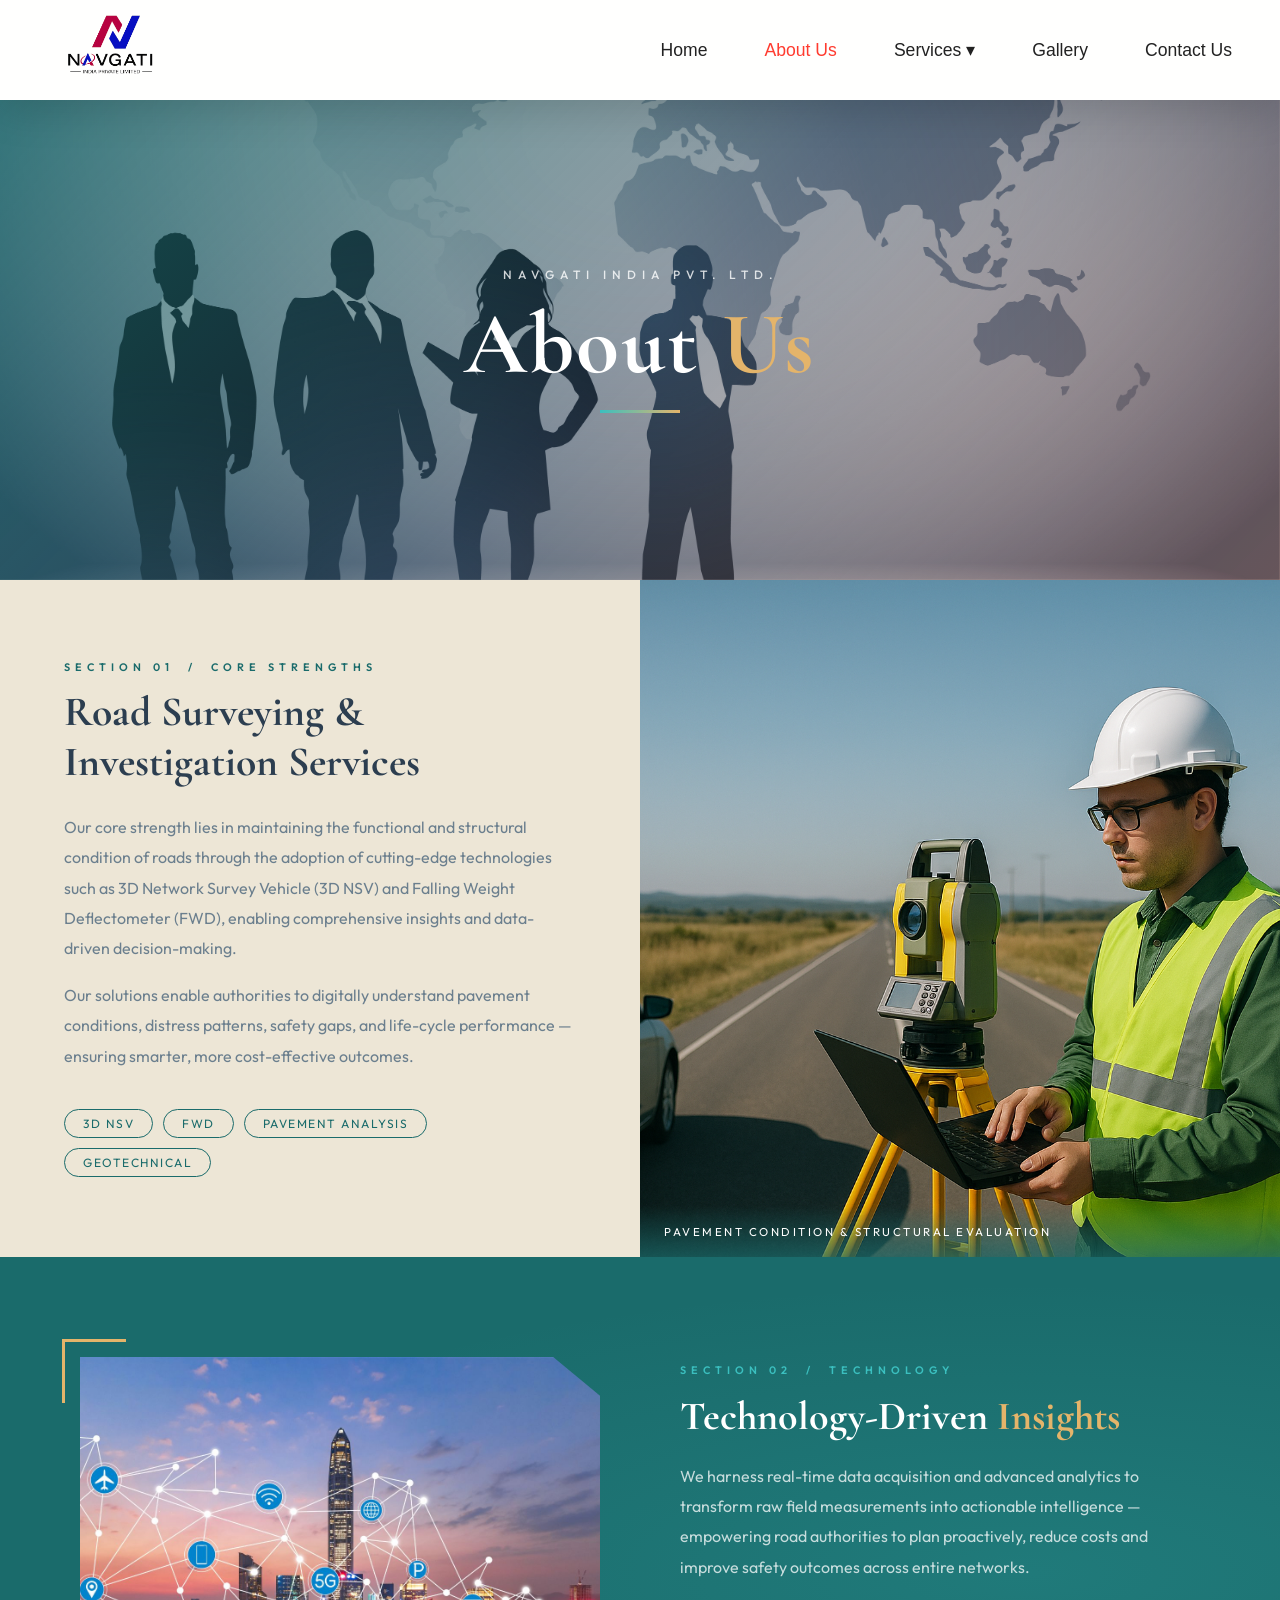
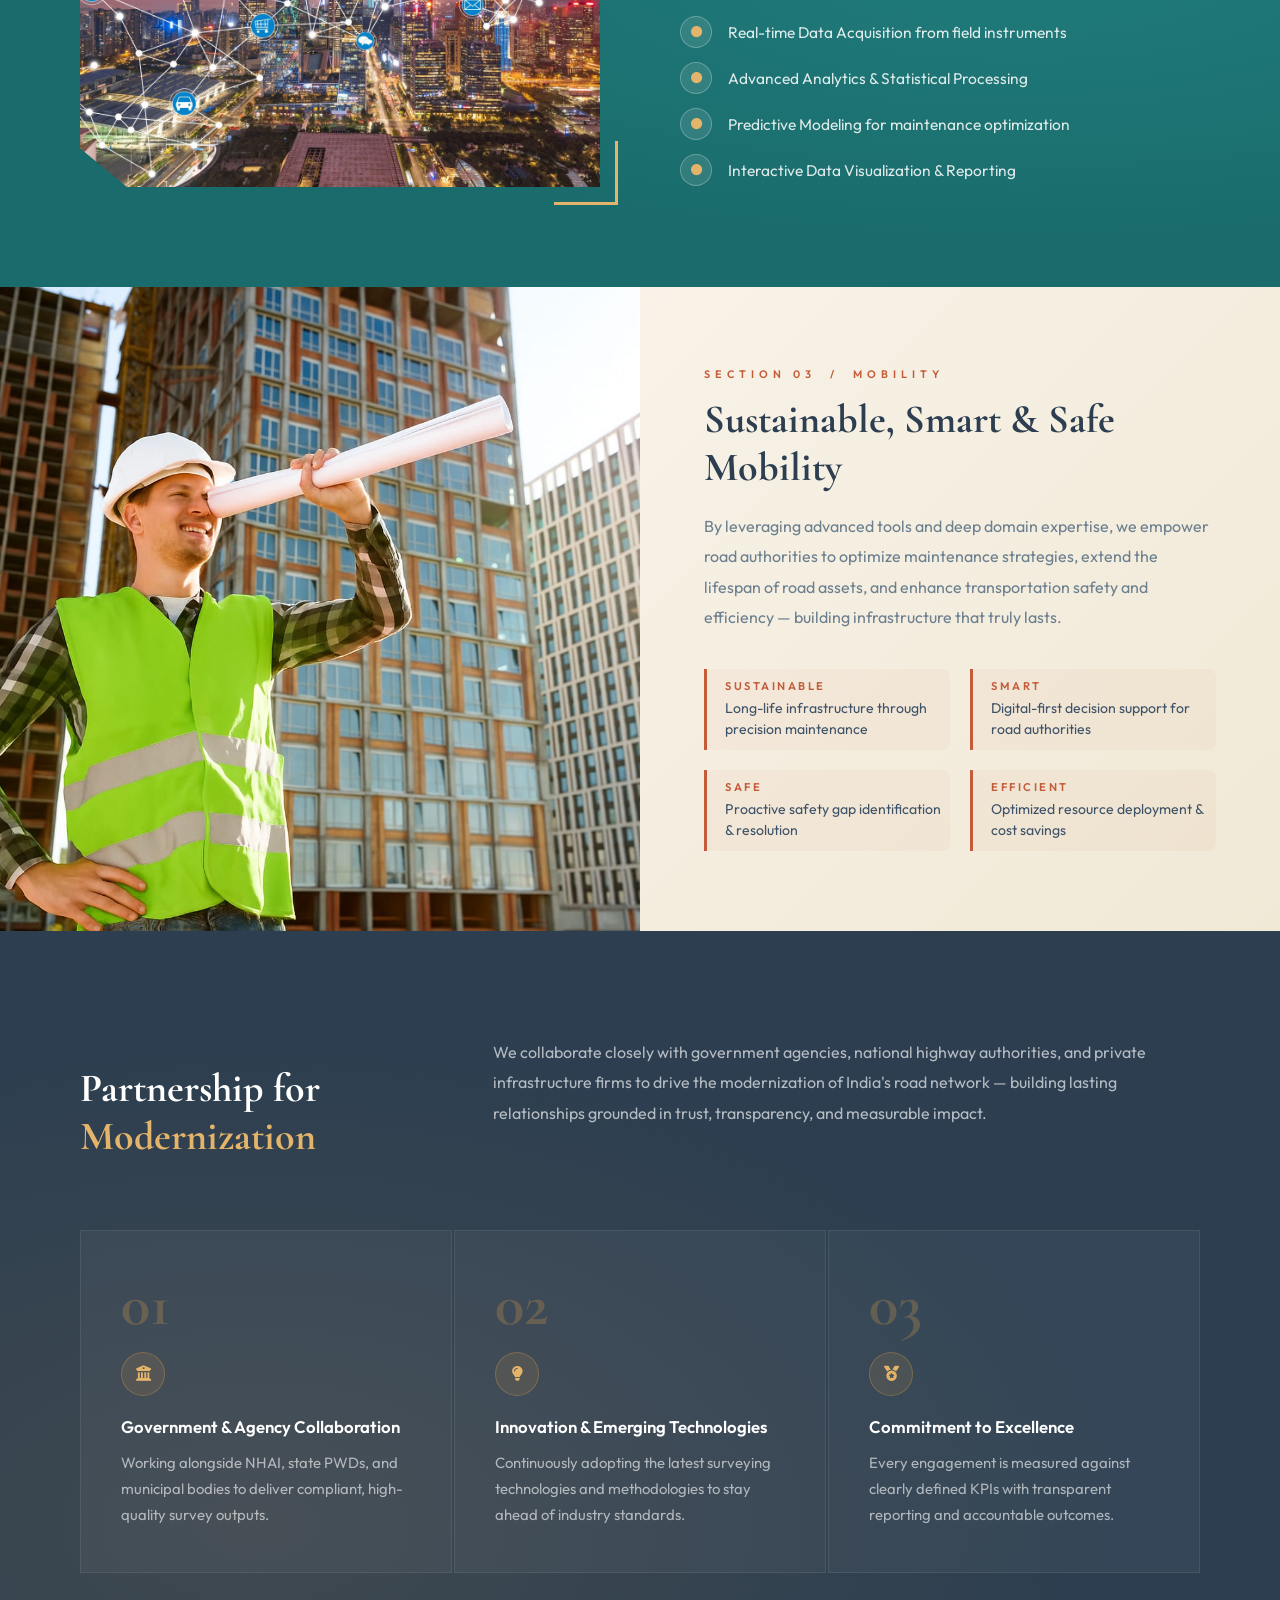
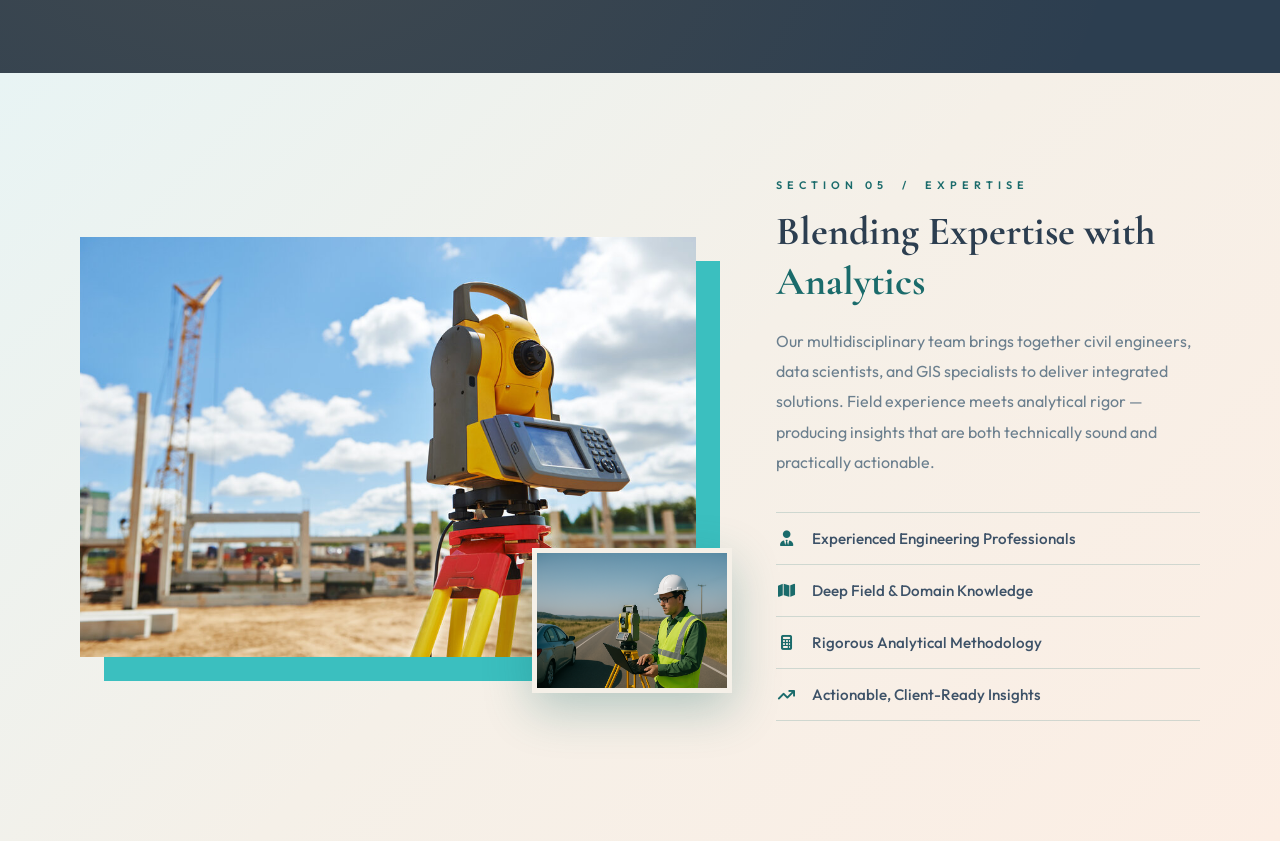
<file: about.html>
<!DOCTYPE html>
<html lang="en">
<head>
  <meta charset="UTF-8" />
  <meta name="viewport" content="width=device-width, initial-scale=1.0" />
  <title>About Us - Navgati India Pvt. Ltd.</title>
  <link rel="stylesheet" href="style.css">
  <link rel="stylesheet" href="https://cdnjs.cloudflare.com/ajax/libs/font-awesome/6.4.0/css/all.min.css">
  <link href="https://fonts.googleapis.com/css2?family=Cormorant+Garamond:wght@400;600;700&family=Outfit:wght@300;400;500;600&display=swap" rel="stylesheet">

  <style>
    :root {
      --cream:    #f5f0e8;
      --warm:     #ede6d6;
      --teal:     #1a6b6b;
      --teal-lt:  #2a9090;
      --teal-glow:#3bbfbf;
      --rust:     #c45c3a;
      --rust-lt:  #e07a55;
      --gold:     #c9954a;
      --gold-lt:  #e4b46a;
      --slate:    #2c3e50;
      --slate-lt: #3d5268;
      --fog:      #6b7f8e;
      --white:    #ffffff;
    }

    * { margin:0; padding:0; box-sizing:border-box; }

    html { scroll-behavior: smooth; }

    body {
      font-family: 'Outfit', sans-serif;
      background: var(--cream);
      color: var(--slate);
      overflow-x: hidden;
    }

    /* ─── SCROLL ANIMATION BASE ─── */
    .reveal {
      opacity: 0;
      transform: scale(1.08) translateY(30px);
      transition: opacity 0.85s cubic-bezier(0.22,1,0.36,1),
                  transform 0.85s cubic-bezier(0.22,1,0.36,1);
    }
    .reveal.from-left  { transform: scale(1.05) translateX(-60px); }
    .reveal.from-right { transform: scale(1.05) translateX(60px); }
    .reveal.zoom-out   { transform: scale(1.15); }
    .reveal.visible {
      opacity: 1;
      transform: scale(1) translate(0,0);
    }
    .reveal.d1 { transition-delay: 0.1s; }
    .reveal.d2 { transition-delay: 0.25s; }
    .reveal.d3 { transition-delay: 0.4s; }
    .reveal.d4 { transition-delay: 0.55s; }

    /* ─── LABEL ─── */
    .section-label {
      display: inline-block;
      font-size: 0.68rem;
      letter-spacing: 5px;
      text-transform: uppercase;
      font-weight: 600;
      margin-bottom: 14px;
    }
    .label-teal  { color: var(--teal); }
    .label-rust  { color: var(--rust); }
    .label-gold  { color: var(--gold); }
    .label-white { color: var(--teal-glow); }

    /* ═══════════════════════════════════
       HERO
    ═══════════════════════════════════ */
    .hero {
      position: relative;
      height: 480px;
      margin-top: 100px;
      overflow: hidden;
    }
    .hero-img {
      width: 100%; height: 100%;
      object-fit: cover;
      transform: scale(1.12);
      animation: heroZoomOut 1.6s cubic-bezier(0.22,1,0.36,1) forwards;
    }
    @keyframes heroZoomOut {
      from { transform: scale(1.12); }
      to   { transform: scale(1.0); }
    }
    .hero-overlay {
      position: absolute; inset: 0;
      background: linear-gradient(135deg,
        rgba(26,107,107,0.75) 0%,
        rgba(44,62,80,0.50) 50%,
        rgba(196,92,58,0.35) 100%);
      display: flex; flex-direction: column;
      justify-content: center; align-items: center; text-align: center;
    }
    .hero-eyebrow {
      font-size: 0.75rem; letter-spacing: 6px;
      text-transform: uppercase; color: rgba(255,255,255,0.8);
      margin-bottom: 18px; font-weight: 500;
      animation: fadeUp 1s 0.4s both;
    }
    .hero h1 {
      font-family: 'Cormorant Garamond', serif;
      font-size: 5.5rem; font-weight: 700;
      color: #fff; line-height: 1;
      animation: fadeUp 1s 0.6s both;
    }
    .hero h1 em { color: var(--gold-lt); font-style: normal; }
    .hero-rule {
      width: 0; height: 3px;
      background: linear-gradient(90deg, var(--teal-glow), var(--gold-lt));
      margin-top: 22px;
      animation: ruleExpand 0.9s 1.1s cubic-bezier(0.22,1,0.36,1) forwards;
    }
    @keyframes ruleExpand { to { width: 80px; } }
    @keyframes fadeUp {
      from { opacity:0; transform: translateY(24px); }
      to   { opacity:1; transform: translateY(0); }
    }

    /* ═══════════════════════════════════
       SECTION 1 — CORE STRENGTHS
       Warm cream bg, split layout
    ═══════════════════════════════════ */
    .s1 {
      display: grid;
      grid-template-columns: 1fr 1fr;
      min-height: 560px;
      background: var(--warm);
    }
    .s1-text {
      padding: 80px 64px;
      display: flex; flex-direction: column; justify-content: center;
      background: var(--warm);
    }
    .s1-text h2 {
      font-family: 'Cormorant Garamond', serif;
      font-size: 2.6rem; font-weight: 700;
      color: var(--slate); line-height: 1.2;
      margin-bottom: 24px;
    }
    .s1-text p {
      font-size: 1rem; line-height: 1.9;
      color: var(--fog); margin-bottom: 16px;
    }
    .tech-tags { display: flex; flex-wrap: wrap; gap: 10px; margin-top: 22px; }
    .tech-tag {
      border: 1.5px solid var(--teal);
      color: var(--teal);
      padding: 6px 18px; font-size: 0.75rem;
      letter-spacing: 1.5px; text-transform: uppercase;
      border-radius: 100px;
      transition: all 0.3s ease;
    }
    .tech-tag:hover {
      background: var(--teal);
      color: #fff;
    }
    .s1-image {
      position: relative; overflow: hidden;
    }
    .s1-image img {
      width: 100%; height: 100%; object-fit: cover;
      transition: transform 0.8s cubic-bezier(0.22,1,0.36,1);
    }
    .s1-image:hover img { transform: scale(1.06); }
    .s1-image-cap {
      position: absolute; bottom:0; left:0; right:0;
      padding: 18px 24px;
      background: linear-gradient(transparent, rgba(26,107,107,0.7));
      font-size: 0.72rem; letter-spacing: 2.5px;
      text-transform: uppercase; color: #fff;
    }

    /* ═══════════════════════════════════
       SECTION 2 — TECHNOLOGY
       Deep teal bg
    ═══════════════════════════════════ */
    .s2 {
      background: var(--teal);
      padding: 100px 0;
      position: relative;
      overflow: hidden;
    }
    .s2::before {
      content: "";
      position: absolute;
      inset: 0;
      background: radial-gradient(ellipse at 80% 50%, rgba(59,191,191,0.18) 0%, transparent 65%);
      pointer-events: none;
    }
    .s2-inner {
      max-width: 1280px; margin: 0 auto; padding: 0 80px;
      display: grid; grid-template-columns: 1fr 1fr;
      gap: 80px; align-items: center;
    }
    .s2-image-wrap { position: relative; }
    .s2-image-wrap img {
      width: 100%; height: 430px; object-fit: cover;
      display: block;
      clip-path: polygon(0 0, 91% 0, 100% 9%, 100% 100%, 9% 100%, 0 91%);
    }
    .corner-tl {
      position: absolute; top:-18px; left:-18px;
      width: 64px; height: 64px;
      border-top: 3px solid var(--gold-lt);
      border-left: 3px solid var(--gold-lt);
    }
    .corner-br {
      position: absolute; bottom:-18px; right:-18px;
      width: 64px; height: 64px;
      border-bottom: 3px solid var(--gold-lt);
      border-right: 3px solid var(--gold-lt);
    }
    .s2-content h2 {
      font-family: 'Cormorant Garamond', serif;
      font-size: 2.5rem; font-weight: 700;
      color: #fff; margin-bottom: 20px; line-height: 1.25;
    }
    .s2-content h2 em { color: var(--gold-lt); font-style: normal; }
    .s2-content p {
      font-size: 1rem; color: rgba(255,255,255,0.75);
      line-height: 1.9; margin-bottom: 34px;
    }
    .feat-list { list-style: none; display: flex; flex-direction: column; gap: 14px; }
    .feat-list li {
      display: flex; align-items: center; gap: 16px;
      font-size: 0.97rem; color: rgba(255,255,255,0.85);
    }
    .feat-dot {
      width: 32px; height: 32px; flex-shrink: 0;
      background: rgba(255,255,255,0.1);
      border: 1px solid rgba(255,255,255,0.25);
      border-radius: 50%;
      display: flex; align-items: center; justify-content: center;
    }
    .feat-dot i { color: var(--gold-lt); font-size: 0.7rem; }

    /* ═══════════════════════════════════
       SECTION 3 — MOBILITY
       Warm rust-tinted bg, side image
    ═══════════════════════════════════ */
    .s3 {
      display: grid;
      grid-template-columns: 1fr 1fr;
      min-height: 520px;
      background: var(--cream);
    }
    .s3-img { overflow: hidden; }
    .s3-img img {
      width: 100%; height: 100%; object-fit: cover;
      transition: transform 0.8s cubic-bezier(0.22,1,0.36,1);
    }
    .s3-img:hover img { transform: scale(1.05); }
    .s3-content {
      padding: 80px 64px;
      display: flex; flex-direction: column; justify-content: center;
      background: linear-gradient(135deg, #f8f2e8 0%, #f0e9d6 100%);
    }
    .s3-content h2 {
      font-family: 'Cormorant Garamond', serif;
      font-size: 2.5rem; font-weight: 700;
      color: var(--slate); line-height: 1.2;
      margin-bottom: 20px;
    }
    .s3-content p { font-size: 1rem; color: var(--fog); line-height: 1.9; margin-bottom: 36px; }
    .mob-stats { display: grid; grid-template-columns: 1fr 1fr; gap: 20px; }
    .stat-box {
      border-left: 3px solid var(--rust);
      padding: 10px 0 10px 18px;
      background: rgba(196,92,58,0.05);
      border-radius: 0 8px 8px 0;
    }
    .stat-title {
      font-size: 0.7rem; letter-spacing: 2.5px;
      text-transform: uppercase; color: var(--rust);
      margin-bottom: 5px; font-weight: 600;
    }
    .stat-desc { font-size: 0.88rem; color: var(--slate-lt); line-height: 1.5; }

    /* ═══════════════════════════════════
       SECTION 4 — PARTNERSHIP
       Slate bg, clearly visible items
    ═══════════════════════════════════ */
    .s4 {
      background: var(--slate);
      padding: 100px 0;
      position: relative;
      overflow: hidden;
    }
    .s4::before {
      content: "";
      position: absolute; inset: 0;
      background: radial-gradient(ellipse at 20% 80%, rgba(201,149,74,0.12) 0%, transparent 60%);
      pointer-events: none;
    }
    .s4-inner { max-width: 1280px; margin: 0 auto; padding: 0 80px; }
    .s4-header {
      display: grid; grid-template-columns: 1fr 2fr;
      gap: 60px; align-items: start; margin-bottom: 70px;
    }
    .s4-header h2 {
      font-family: 'Cormorant Garamond', serif;
      font-size: 2.5rem; font-weight: 700;
      color: #fff; line-height: 1.2;
    }
    .s4-header h2 em { color: var(--gold-lt); font-style: normal; }
    .s4-header p { font-size: 1rem; color: rgba(255,255,255,0.65); line-height: 1.9; padding-top: 6px; }
    .ps-grid {
      display: grid; grid-template-columns: repeat(3, 1fr);
      gap: 2px;
    }
    .ps-item {
      padding: 44px 40px;
      background: rgba(255,255,255,0.04);
      border: 1px solid rgba(255,255,255,0.08);
      transition: background 0.4s ease, border-color 0.4s ease, transform 0.4s ease;
    }
    .ps-item:hover {
      background: rgba(201,149,74,0.1);
      border-color: rgba(201,149,74,0.3);
      transform: translateY(-6px);
    }
    .ps-num {
      font-family: 'Cormorant Garamond', serif;
      font-size: 3.8rem; font-weight: 700;
      color: rgba(201,149,74,0.3);
      line-height: 1; margin-bottom: 16px;
    }
    .ps-icon {
      width: 44px; height: 44px;
      background: rgba(201,149,74,0.15);
      border: 1px solid rgba(201,149,74,0.35);
      border-radius: 50%;
      display: flex; align-items: center; justify-content: center;
      margin-bottom: 20px;
    }
    .ps-icon i { color: var(--gold-lt); font-size: 0.95rem; }
    .ps-item h3 {
      font-size: 1.05rem; font-weight: 600;
      color: #ffffff; margin-bottom: 12px; line-height: 1.3;
    }
    .ps-item p {
      font-size: 0.93rem; color: rgba(255,255,255,0.60); line-height: 1.75;
    }

    /* ═══════════════════════════════════
       SECTION 5 — ANALYTICS
       Teal-warm gradient bg
    ═══════════════════════════════════ */
    .s5 {
      background: linear-gradient(135deg, #e8f4f4 0%, #f5f0e8 50%, #fceee4 100%);
      padding: 100px 0 120px;
    }
    .s5-inner {
      max-width: 1280px; margin: 0 auto; padding: 0 80px;
      display: grid; grid-template-columns: 55% 1fr;
      gap: 80px; align-items: center;
    }
    .an-image-group { position: relative; }
    .an-img-main {
      width: 100%; height: 420px; object-fit: cover;
      display: block;
      box-shadow: 24px 24px 0px var(--teal-glow);
    }
    .an-img-inset {
      position: absolute; bottom: -36px; right: -36px;
      width: 200px; height: 145px; object-fit: cover;
      border: 5px solid var(--cream);
      box-shadow: 0 16px 48px rgba(26,107,107,0.3);
    }
    .an-content h2 {
      font-family: 'Cormorant Garamond', serif;
      font-size: 2.5rem; font-weight: 700;
      color: var(--slate); margin-bottom: 20px; line-height: 1.25;
    }
    .an-content h2 em { color: var(--teal); font-style: normal; }
    .an-content p { font-size: 1rem; color: var(--fog); line-height: 1.9; margin-bottom: 34px; }
    .an-pillars { display: flex; flex-direction: column; }
    .an-pillar {
      padding: 16px 0; border-bottom: 1px solid rgba(26,107,107,0.18);
      display: flex; align-items: center; gap: 16px;
      font-size: 0.95rem; color: var(--slate-lt); font-weight: 500;
      transition: color 0.3s, padding-left 0.3s;
    }
    .an-pillar:first-child { border-top: 1px solid rgba(26,107,107,0.18); }
    .an-pillar:hover { color: var(--teal); padding-left: 8px; }
    .an-pillar i { color: var(--teal); width: 20px; text-align: center; flex-shrink: 0; }

    /* ─── RESPONSIVE ─── */
    @media (max-width: 1024px) {
      .s1, .s2-inner, .s3, .s5-inner { grid-template-columns: 1fr; }
      .s4-header { grid-template-columns: 1fr; }
      .ps-grid { grid-template-columns: 1fr; }
      .s2-inner, .s4-inner, .s5-inner { padding: 0 28px; }
      .s1-text, .s3-content { padding: 52px 28px; }
      .s2 { padding: 60px 0; }
      .s3-img { min-height: 320px; }
      .an-img-inset { display: none; }
      .hero h1 { font-size: 3.2rem; }
    }
  </style>
</head>
<body>

  <!-- ═══ NAVBAR (unchanged) ═══ -->
  <header class="navbar">
    <div class="nav-container">
      <div class="logo"><img src="navgatilogo.png" alt="NAVGATI Logo" /></div>
      <ul class="nav-menu">
        <li><a href="index.html">Home</a></li>
        <li><a href="about.html" class="active">About Us</a></li>
        <li class="dropdown">
          <a href="#">Services ▾</a>
          <ul class="dropdown-menu">
            <li><a href="engineering.html" class="dropdown-item">Engineering Services</a></li>
            <li><a href="softwaredevelopments.html" class="dropdown-item">Software Services</a></li>
          </ul>
        </li>
        <li><a href="gallery.html">Gallery</a></li>
        <li><a href="contact.html">Contact Us</a></li>
      </ul>
    </div>
  </header>

  <!-- ═══ HERO — zoom-out animation, full image ═══ -->
  <section class="hero">
    <img class="hero-img" src="aboutbanner.png" alt="About Us" />
    <div class="hero-overlay">
      <p class="hero-eyebrow">Navgati India Pvt. Ltd.</p>
      <h1>About <em>Us</em></h1>
      <div class="hero-rule"></div>
    </div>
  </section>

  <!-- ═══ SECTION 1 — CORE STRENGTHS (cream/warm) ═══ -->
  <section class="s1">
    <div class="s1-text">
      <span class="section-label label-teal reveal from-left">Section 01 &nbsp;/&nbsp; Core Strengths</span>
      <h2 class="reveal from-left d1">Road Surveying &amp; Investigation Services</h2>
      <p class="reveal from-left d2">
        Our core strength lies in maintaining the functional and structural condition of roads through
        the adoption of cutting-edge technologies such as 3D Network Survey Vehicle (3D NSV) and
        Falling Weight Deflectometer (FWD), enabling comprehensive insights and data-driven decision-making.
      </p>
      <p class="reveal from-left d3">
        Our solutions enable authorities to digitally understand pavement conditions, distress patterns,
        safety gaps, and life-cycle performance — ensuring smarter, more cost-effective outcomes.
      </p>
      <div class="tech-tags reveal from-left d4">
        <span class="tech-tag">3D NSV</span>
        <span class="tech-tag">FWD</span>
        <span class="tech-tag">Pavement Analysis</span>
        <span class="tech-tag">Geotechnical</span>
      </div>
    </div>
    <div class="s1-image reveal zoom-out">
      <img src="competencies.jpg" alt="Road Surveying" />
      <div class="s1-image-cap">Pavement Condition &amp; Structural Evaluation</div>
    </div>
  </section>

  <!-- ═══ SECTION 2 — TECHNOLOGY (deep teal) ═══ -->
  <section class="s2">
    <div class="s2-inner">
      <div class="s2-image-wrap reveal from-left">
        <img src="technology.jpg" alt="Technology" />
        <div class="corner-tl"></div>
        <div class="corner-br"></div>
      </div>
      <div class="s2-content">
        <span class="section-label label-white reveal d1">Section 02 &nbsp;/&nbsp; Technology</span>
        <h2 class="reveal d2">Technology&#8209;Driven <em>Insights</em></h2>
        <p class="reveal d3">
          We harness real-time data acquisition and advanced analytics to transform raw field
          measurements into actionable intelligence — empowering road authorities to plan proactively,
          reduce costs and improve safety outcomes across entire networks.
        </p>
        <ul class="feat-list">
          <li class="reveal d1"><span class="feat-dot"><i class="fas fa-circle"></i></span>Real-time Data Acquisition from field instruments</li>
          <li class="reveal d2"><span class="feat-dot"><i class="fas fa-circle"></i></span>Advanced Analytics &amp; Statistical Processing</li>
          <li class="reveal d3"><span class="feat-dot"><i class="fas fa-circle"></i></span>Predictive Modeling for maintenance optimization</li>
          <li class="reveal d4"><span class="feat-dot"><i class="fas fa-circle"></i></span>Interactive Data Visualization &amp; Reporting</li>
        </ul>
      </div>
    </div>
  </section>

  <!-- ═══ SECTION 3 — MOBILITY (warm cream, image left) ═══ -->
  <section class="s3">
    <div class="s3-img reveal zoom-out">
      <img src="mobility.jpg" alt="Smart Mobility" />
    </div>
    <div class="s3-content">
      <span class="section-label label-rust reveal from-right">Section 03 &nbsp;/&nbsp; Mobility</span>
      <h2 class="reveal from-right d1">Sustainable, Smart &amp; Safe Mobility</h2>
      <p class="reveal from-right d2">
        By leveraging advanced tools and deep domain expertise, we empower road authorities to optimize
        maintenance strategies, extend the lifespan of road assets, and enhance transportation safety
        and efficiency — building infrastructure that truly lasts.
      </p>
      <div class="mob-stats">
        <div class="stat-box reveal from-right d1">
          <div class="stat-title">Sustainable</div>
          <div class="stat-desc">Long-life infrastructure through precision maintenance</div>
        </div>
        <div class="stat-box reveal from-right d2">
          <div class="stat-title">Smart</div>
          <div class="stat-desc">Digital-first decision support for road authorities</div>
        </div>
        <div class="stat-box reveal from-right d3">
          <div class="stat-title">Safe</div>
          <div class="stat-desc">Proactive safety gap identification &amp; resolution</div>
        </div>
        <div class="stat-box reveal from-right d4">
          <div class="stat-title">Efficient</div>
          <div class="stat-desc">Optimized resource deployment &amp; cost savings</div>
        </div>
      </div>
    </div>
  </section>

  <!-- ═══ SECTION 4 — PARTNERSHIP (slate, all visible) ═══ -->
  <section class="s4">
    <div class="s4-inner">
      <div class="s4-header">
        <div>
          <span class="section-label label-gold reveal">Section 04 &nbsp;/&nbsp; Partnership</span>
          <h2 class="reveal d1">Partnership for <em>Modernization</em></h2>
        </div>
        <p class="reveal d2">
          We collaborate closely with government agencies, national highway authorities, and private
          infrastructure firms to drive the modernization of India's road network — building lasting
          relationships grounded in trust, transparency, and measurable impact.
        </p>
      </div>
      <div class="ps-grid">
        <div class="ps-item reveal d1">
          <div class="ps-num">01</div>
          <div class="ps-icon"><i class="fas fa-building-columns"></i></div>
          <h3>Government &amp; Agency Collaboration</h3>
          <p>Working alongside NHAI, state PWDs, and municipal bodies to deliver compliant, high-quality survey outputs.</p>
        </div>
        <div class="ps-item reveal d2">
          <div class="ps-num">02</div>
          <div class="ps-icon"><i class="fas fa-lightbulb"></i></div>
          <h3>Innovation &amp; Emerging Technologies</h3>
          <p>Continuously adopting the latest surveying technologies and methodologies to stay ahead of industry standards.</p>
        </div>
        <div class="ps-item reveal d3">
          <div class="ps-num">03</div>
          <div class="ps-icon"><i class="fas fa-medal"></i></div>
          <h3>Commitment to Excellence</h3>
          <p>Every engagement is measured against clearly defined KPIs with transparent reporting and accountable outcomes.</p>
        </div>
      </div>
    </div>
  </section>

  <!-- ═══ SECTION 5 — ANALYTICS (teal-warm gradient) ═══ -->
  <section class="s5">
    <div class="s5-inner">
      <div class="an-image-group reveal from-left">
        <img class="an-img-main" src="analytics.jpg" alt="Analytics" />
        <img class="an-img-inset" src="competencies.jpg" alt="Field Work" />
      </div>
      <div class="an-content">
        <span class="section-label label-teal reveal d1">Section 05 &nbsp;/&nbsp; Expertise</span>
        <h2 class="reveal d2">Blending Expertise with <em>Analytics</em></h2>
        <p class="reveal d3">
          Our multidisciplinary team brings together civil engineers, data scientists, and GIS specialists
          to deliver integrated solutions. Field experience meets analytical rigor — producing insights
          that are both technically sound and practically actionable.
        </p>
        <div class="an-pillars">
          <div class="an-pillar reveal d1"><i class="fas fa-user-tie"></i>Experienced Engineering Professionals</div>
          <div class="an-pillar reveal d2"><i class="fas fa-map"></i>Deep Field &amp; Domain Knowledge</div>
          <div class="an-pillar reveal d3"><i class="fas fa-calculator"></i>Rigorous Analytical Methodology</div>
          <div class="an-pillar reveal d4"><i class="fas fa-arrow-trend-up"></i>Actionable, Client-Ready Insights</div>
        </div>
      </div>
    </div>
  </section>

  <!-- ═══ SCROLL REVEAL SCRIPT ═══ -->
  <script>
    const observer = new IntersectionObserver((entries) => {
      entries.forEach(entry => {
        if (entry.isIntersecting) {
          entry.target.classList.add('visible');
        }
      });
    }, { threshold: 0.12, rootMargin: '0px 0px -40px 0px' });

    document.querySelectorAll('.reveal').forEach(el => observer.observe(el));
  </script>
</body>
</html>
</file>
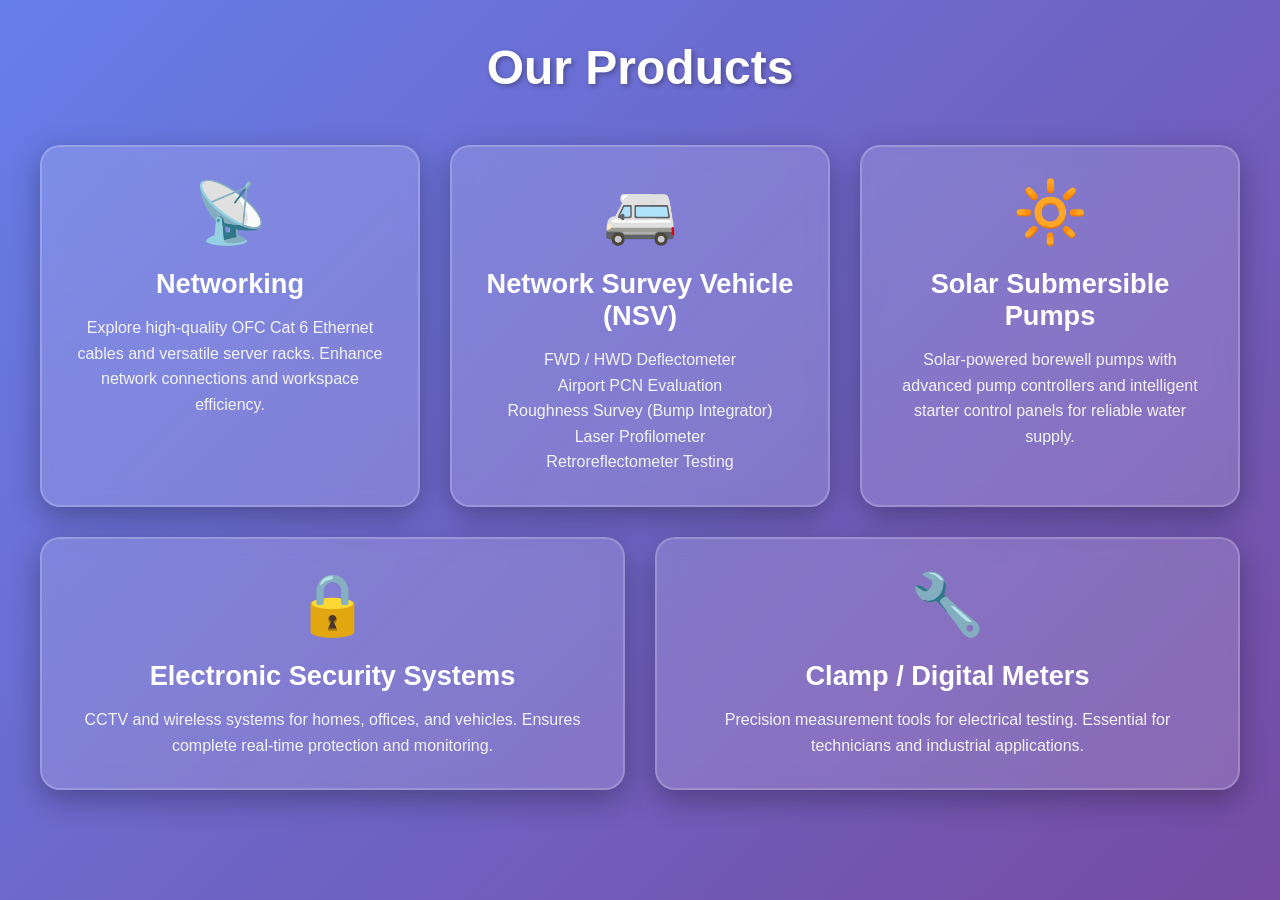
<file: products.html>
<!DOCTYPE html>
<html lang="en">
<head>
    <meta charset="UTF-8">
    <meta name="viewport" content="width=device-width, initial-scale=1.0">
    <title>Products - NAVGATI</title>

    <style>
        * {
            margin: 0;
            padding: 0;
            box-sizing: border-box;
        }

        body {
            font-family: 'Segoe UI', Tahoma, Geneva, Verdana, sans-serif;
            background: linear-gradient(135deg, #667eea 0%, #764ba2 100%);
            min-height: 100vh;
            padding: 40px;
        }

        h1 {
            text-align: center;
            color: white;
            font-size: 3rem;
            margin-bottom: 50px;
            text-shadow: 2px 2px 5px rgba(0,0,0,0.3);
        }

        .products-container {
            display: grid;
            grid-template-columns: repeat(3, 1fr);
            gap: 30px;
            max-width: 1300px;
            margin: auto;
        }

        .product-card {
            background: rgba(255,255,255,0.15);
            border-radius: 20px;
            padding: 30px;
            backdrop-filter: blur(10px);
            border: 2px solid rgba(255,255,255,0.2);
            box-shadow: 0 10px 30px rgba(0,0,0,0.3);
            transition: all 0.4s ease;
            text-align: center;
        }

        .product-card:hover {
            transform: translateY(-10px);
            background: rgba(255,255,255,0.25);
            box-shadow: 0 15px 40px rgba(0,0,0,0.45);
        }

        .product-card .icon {
            font-size: 60px;
            margin-bottom: 20px;
        }

        .product-title {
            color: white;
            font-size: 1.7rem;
            margin-bottom: 15px;
            font-weight: bold;
        }

        .product-desc {
            color: #f3f3f3;
            font-size: 1rem;
            line-height: 1.6;
        }

        /* Second row (2 cards only) */
        .row-two {
            grid-column: span 3;
            display: grid;
            grid-template-columns: repeat(2, 1fr);
            gap: 30px;
        }

        /* Responsive */
        @media (max-width: 900px) {
            .products-container {
                grid-template-columns: repeat(1, 1fr);
            }
            .row-two {
                grid-template-columns: 1fr;
            }
        }
    </style>
</head>

<body>

    <h1>Our Products</h1>

    <div class="products-container">

        <!-- CARD 1 -->
        <div class="product-card">
            <div class="icon">📡</div>
            <div class="product-title">Networking</div>
            <div class="product-desc">
                Explore high-quality OFC Cat 6 Ethernet cables and versatile server racks.
                Enhance network connections and workspace efficiency.
            </div>
        </div>

        <!-- CARD 2 -->
        <div class="product-card">
            <div class="icon">🚐</div>
            <div class="product-title">Network Survey Vehicle (NSV)</div>
            <div class="product-desc">
                FWD / HWD Deflectometer<br>
                Airport PCN Evaluation<br>
                Roughness Survey (Bump Integrator)<br>
                Laser Profilometer<br>
                Retroreflectometer Testing
            </div>
        </div>

        <!-- CARD 3 -->
        <div class="product-card">
            <div class="icon">🔆</div>
            <div class="product-title">Solar Submersible Pumps</div>
            <div class="product-desc">
                Solar-powered borewell pumps with advanced pump controllers and
                intelligent starter control panels for reliable water supply.
            </div>
        </div>

        <!-- SECOND ROW STARTS -->
        <div class="row-two">

            <!-- CARD 4 -->
            <div class="product-card">
                <div class="icon">🔒</div>
                <div class="product-title">Electronic Security Systems</div>
                <div class="product-desc">
                    CCTV and wireless systems for homes, offices, and vehicles.
                    Ensures complete real-time protection and monitoring.
                </div>
            </div>

            <!-- CARD 5 -->
            <div class="product-card">
                <div class="icon">🔧</div>
                <div class="product-title">Clamp / Digital Meters</div>
                <div class="product-desc">
                    Precision measurement tools for electrical testing.
                    Essential for technicians and industrial applications.
                </div>
            </div>

        </div>
    </div>

</body>
</html>
</file>
<file: style.css>
/* Reset */
* {
    margin: 0;
    padding: 0;
    box-sizing: border-box;
}

html,body {
    font-family: 'Segoe UI', Tahoma, Geneva, Verdana, sans-serif;
  
}

/* --- NAVIGATION BAR FIX --- */
.navbar {
  position: fixed;
  top: 0;
  left: 0;
  right: 0;
  z-index: 1000;
}

.nav-container {
  background: #e20e0e; /* solid white */
  box-shadow: 0 2px 6px rgba(0, 0, 0, 0.1);
  display: flex;
  justify-content: space-between;
  align-items: center;
  padding-right: 2rem;
}

/* Logo size */
.logo img {
  height: 7rem;
  width: auto;
}

/* --- DROPDOWN MENU FIX --- */
.dropdown {
  position: relative;
}

.dropdown-menu {
  display: none;
  position: absolute;
  top: 100%;
  left: 0;
  background-color: #ffffff; /* solid white background */
  list-style: none;
  margin: 0;
  padding: 8px 0;
  border-radius: 8px;
  box-shadow: 0 4px 12px rgba(0, 0, 0, 0.15);
  z-index: 2000;
  opacity: 1;
  transition: none; /* no fading */
}

.dropdown-menu li {
  width: 220px;
  text-align: left;
}

/* Each item looks like a button */
.dropdown-item {
  display: block;
  padding: 10px 20px;
  color: #333;
  background-color: #fff;
  text-decoration: none;
  font-weight: 500;
  border: none;
  cursor: pointer;
  border-radius: 6px;
  transition: background 0.2s, color 0.2s;
}

.dropdown-item:hover {
  background-color: #0078d4;
  color: #fff;
}

/* Show dropdown instantly on hover */
.dropdown:hover .dropdown-menu {
  display: block;
}

/* --- Optional: Keep background slider below nav --- */
.img-slider {
  margin-top: 100px;
  position: relative;
  z-index: 1;
}

.nav-container {
    background: rgba(255,255,255,0.95);
    backdrop-filter: blur(10px);

    /* padding: 1rem 1.5rem; */
    /* border-radius: 50px; */
    box-shadow: 0 10px 40px rgba(0, 0, 0, 0.15);
    display: flex;
    justify-content: space-between;
    align-items: center;
    padding-right: 2rem;
    /* gap: 1rem; */
}

.logo img {
    height: 7rem;
    width: auto;
}

/* Nav Menu */
.nav-menu {
    display: flex;
    list-style: none;
    gap: 2rem;
    align-items: center;
}

.nav-link {
    text-decoration: none;
    color: #333;
    font-size: 1.1rem;
    font-weight: 500;
    position: relative;
    padding: 0.5rem 0;
}

.nav-link:hover,
.nav-link.active {
    color: #667eea;
}

.nav-link::after {
    content: '';
    position: absolute;
    width: 0;
    height: 3px;
    bottom: 0;
    left: 0;
    background: #667eea;
    transition: .3s;
}

.nav-link:hover::after,
.nav-link.active::after {
    width: 100%;
}

/* Mobile Hamburger */
.hamburger {
    display: none;
    flex-direction: column;
    gap: 5px;
    cursor: pointer;
}
.hamburger span {
    width: 30px;
    height: 3px;
    background: #333;
    border-radius: 3px;
}

/* Image Slider Section */
.img-slider {
    width: 100%;
    height: 100vh;
    position: relative;
    overflow: hidden;
    margin-top: 120px;
}

.slide-img {
    position: absolute;
    width: 100%;
    height: 100%;
    background-size: cover;
    background-position: center;
    opacity: 0;
    animation: sliderFade 20s infinite;
    object-fit: cover;
}
.slide-text{
    position:absolute;
    top:50%;
    left:50%;
    transform: translate(-50%,-50%);
    color:white;
    text-align: center;
    padding:20px;
    border-radius: 10px;
}
.slide-text h2{
    font-size: 5rem;
    font-weight: bold;
    /* -webkit-box-reflect: below 5px linear-gradient(transparent,rgba(255,255,255,0.2)); */
    margin:0;
}
.slide-text p{
    font-size: 1rem;
}

.slide-img:nth-child(1) { animation-delay: 0s; }
.slide-img:nth-child(2) { animation-delay: 5s; }
.slide-img:nth-child(3) { animation-delay: 10s; }
.slide-img:nth-child(4) { animation-delay: 15s; }

@keyframes sliderFade {
    0% { opacity: 0; transform: scale(1); }
    10% { opacity: 1; }
    25% { opacity: 1; transform: scale(1.1); }
    35% { opacity: 0; }
    100% { opacity: 0; }
}

/* Hero Content */
.content {
    text-align: center;
    margin-top: 3rem;
    color: #333;
}

.content h1 {
    font-size: 4rem;
    animation: fadeInUp 1s ease;
}

.content p {
    font-size: 1.5rem;
    animation: fadeInUp 1s ease .2s backwards;
}

@keyframes fadeInUp {
    from {opacity: 0; transform: translateY(30px);}
    to {opacity: 1; transform: translateY(0);}
}

/* Responsive */
@media (max-width: 768px) {
    .hamburger{ display: flex; }

    .nav-menu {
        position: fixed;
        top: 0; right: -100%;
        width: 70%;
        height: 100vh;
        flex-direction: column;
        gap: 2rem;
        background: white;
        padding-top: 7rem;
        transition: 0.3s;
    }
    .nav-menu.active { right: 0; }

    .img-slider { height: 60vh; }

    .content h1 { font-size: 2.8rem; }
    .content p { font-size: 1.2rem; }
}
/* ============================= */
/* NAVIGATION BAR STYLING */
/* ============================= */

.navbar {
  position: fixed;
  top: 0;
  left: 0;
  width: 100%;
  height: 0px;          /* 🔴 IMPORTANT */
  background: #ffffff;
  z-index: 9999;
}

.nav-container {
  height: 100px;
  display: flex;
  align-items: center;
  justify-content: space-between;
  padding: 0 3rem;
}
.logo {
  display: flex;
  align-items: center; 
  height: 100%;
}

.logo img {
  height: 130px;
  width: auto;
}

/* Menu Items */
.nav-menu a {
  text-decoration: none;
  color: #222;
  font-weight: 500;
  font-size: 1.1rem;
  font-family: "Poppins", sans-serif;
  margin-left: 25px;
  transition: color 0.3s ease;
}
body {
  margin: 0;
  padding-top: 0px; /* must match navbar height */
}

/* Hover */
.nav-menu a:hover {
  color: #ff3b2f;
}

/* Active page */
.nav-menu a.active {
  color: #ff3b2f;
}

/* About Section */
.about-section {
    background-color: #79a6d3; /* Soft light blue-gray */
    padding: 80px 20px;
    text-align: center;
    
}

.about-container {
    max-width: 900px;
    margin: auto;
}

.about-section h2 {
    font-size: 2.5rem;
    margin-bottom: 20px;
    color: #1a1a1a;
    text-transform: uppercase;
    letter-spacing: 1px;
}

.about-section p {
    font-size: 1.1rem;
    line-height: 1.8;
    color: #333;
    margin-bottom: 30px;
}

.know-more-btn {
    display: inline-block;
    padding: 12px 30px;
    background-color: #004aad;
    color: white;
    text-decoration: none;
    border-radius: 6px;
    transition: 0.3s;
}

.know-more-btn:hover {
    background-color: #002f73;
}

/* Context Bar (Know More Panel) */
.popup-overlay {
    position: fixed;
    top: 0;
    right: 0;
    width: 0;
    height: 100%;
    background: rgba(0,0,0,0.4);
    overflow: hidden;
    transition: width 0.4s ease;
    z-index: 999;
}

.popup-overlay.active {
    width: 100%;
}

.popup-box {
    position: fixed;
    top: 0;
    right: -600px;
    width: 500px;
    height: 100%;
    background: #ffffff;
    color: #333;
    padding: 40px;
    overflow-y: auto;
    box-shadow: -4px 0 20px rgba(0,0,0,0.2);
    border-radius: 10px 0 0 10px;
    z-index: 1000;
    transition: right 0.4s ease;
}

.popup-box.active {
    right: 0;
}

.popup-box h2, .popup-box h3 {
    color: #004aad;
    margin-bottom: 10px;
}

.popup-box p {
    line-height: 1.7;
    margin-bottom: 12px;
}

.close-popup {
    background: #004aad;
    color: white;
    border: none;
    padding: 10px 20px;
    border-radius: 6px;
    cursor: pointer;
    font-size: 15px;
    display: inline-block;
    margin-top: 20px;
} 

.close-popup:hover {
    background: #0066cc;
}
.about-section {
  background-color: transparent;
  padding: 80px 20px;
}

.about-container {
  max-width: 1100px;
  margin: auto;
  display: flex;
  align-items: center;
  justify-content: space-between;
   gap: 40px;
  padding: 0 20px;
}

.about-text {
  flex: 1;
}

.about-text h2 {
  font-size: 2.8rem;
  color: #000;
  margin-bottom: 20px;
}

.about-text p {
  font-size: 1.1rem;
  line-height: 1.7;
  color: #333;
  text-align: justify;
  margin-bottom: 30px;
}

.read-more-btn {
  display: inline-block;
  background-color: #ff3b2f;
  color: #fff;
  text-decoration: none;
  padding: 12px 30px;
  border-radius: 4px;
  font-weight: 600;
  transition: 0.3s;
}

.read-more-btn:hover {
  background-color: #e02a1e;
}

.about-image {
  flex: 1;
  position: relative;
}

.about-image img {
  width: 100%;
  border-radius: 5px;
  box-shadow: 0 4px 15px rgba(0, 0, 0, 0.1);
}

.about-image::after {
  content: "";
  position: absolute;
  right: -10px;
  bottom: -10px;
  width: 50%;
  height: 20px;
  background-color: #ff3b2f;
  z-index: -1;
}

@media (max-width: 900px) {
  .about-container {
    flex-direction: column;
    text-align: center;
  }
  .about-image::after {
    display: none;
  }
}
/* Dropdown menu */
.dropdown {
  position: relative;
}

.dropdown-menu {
  display: none;
  position: absolute;
  background-color: white;
  top: 100%;
  left: 0;
  list-style: none;
  padding: 0;
  margin: 0;
  box-shadow: 0 4px 8px rgba(0,0,0,0.1);
  border-radius: 6px;
  z-index: 1000;
}

.dropdown-menu li {
  width: 200px;
}

.dropdown-item {
  display: block;
  padding: 10px 15px;
  color: #ff6600;
  text-decoration: none;
  transition: background 0.3s;
}

.dropdown-item:hover {
  background-color: #ffe6cc;
}

/* Show dropdown on hover */
.dropdown:hover .dropdown-menu {
  display: block;
}
.services-section {
  padding: 100px 10%;
  background: rgb(209, 235, 211);      
  text-align: center;
}

.services-title {
  font-size: 2.8rem;
  font-weight: 700;
  color: #111;
  margin-bottom: 60px;
  text-transform: uppercase;
  letter-spacing: 1px;
}

.services-container {
  display: flex;
  justify-content: center;     /* Centers both cards horizontally */
  align-items: flex-start;
  gap: 100px;                  /* More space between the two cards */
  flex-wrap: nowrap;           /* Keeps them strictly side-by-side */
  padding: 0 100px;            /* Adds more space from page edges */
  max-width: 1400px;           /* Prevents stretching too wide */
  margin: 0 auto;              /* Centers entire container on page */
}

.flip-card {
  background: transparent;
  width: 600px;                /* Increased width */
  height: 380px;               /* Slightly taller for text fit */
  perspective: 1000px;
  border-radius: 20px;
}


.flip-card-inner {
  position: relative;
  width: 100%;
  height: 100%;
  text-align: center;
  transition: transform 0.8s;
  transform-style: preserve-3d;
  border-radius: 20px;
}

.flip-card:hover .flip-card-inner {
  transform: rotateY(180deg);
}

/* Front & Back */
.flip-card-front, .flip-card-back {
  position: absolute;
  width: 100%;
  height: 100%;
  backface-visibility: hidden;
  border-radius: 15px;
  box-shadow: 0 6px 20px rgba(228, 125, 125, 0.15);
  overflow: hidden;
}

.flip-card-front {
  background: #90e7e7cc;
  padding: 35px;
  text-align: left;
}

.flip-card-front h3 {
  color: #6543fc;
  margin-bottom: 15px;
  font-size: 1.8rem;
}

.flip-card-front p {
  color: #333;
  font-size: 1rem;
  line-height: 1.7;
  margin-bottom: 25px;
}

.flip-card-back {
  background: #fff;
  transform: rotateY(180deg);
}

.flip-card-back img {
  width: 100%;
  height: 100%;
  object-fit: cover;
}

/* Red Read More Button */
.read-more-btn {
  display: inline-block;
  padding: 10px 24px;
  background-color: #f17c85;
  color: white;
  text-decoration: none;
  border: none;
  border-radius: 25px;
  font-weight: 500;
  transition: background-color 0.3s ease;
}

.read-more-btn:hover {
  background-color: #c62b37;
}
/* Hero Image Section */
.hero-section {
  position: relative;
  height: 80vh;
  background: url('services-bg.jpg') no-repeat center center/cover;
  display: flex;
  align-items: center;
  justify-content: center;
}

.hero-overlay {
  background: rgba(0, 0, 0, 0.5);
  width: 100%;
  height: 100%;
  display: flex;
  align-items: center;
  justify-content: center;
}

.hero-overlay h1 {
  color: #fa6868;
  font-size: 3rem;
  font-weight: 700;
  letter-spacing: 2px;
}
/* Engineering Services Intro Section */
.intro-section {
  background: linear-gradient(135deg, #e8f0ff, #f3f8ff); /* soft gradient background */
  border: 2px solid #d0e2ff; /* light border */
  border-radius: 20px;
  padding: 40px 60px;
  margin: 60px auto;
  width: 80%;
  box-shadow: 0 6px 20px rgba(0, 0, 0, 0.1);
  text-align: center;
}

.intro-section h2 {
  color: #e996b8;
  background-color: #cfe2ff; /* soft blue background behind title */
  display: inline-block;
  padding: 10px 25px;
  border-radius: 8px;
  font-weight: 700;
  margin-bottom: 20px;
}

.intro-section p {
  color: #333;
  font-size: 1.1rem;
  line-height: 1.7;
  max-width: 900px;
  margin: 0 auto;
}

/* Service Sections */
.service-section {
  display: flex;
  justify-content: space-between;
  align-items: flex-start;
  padding: 60px 10%;
  gap: 40px;
  flex-wrap: wrap;
  background: #fff;
  margin: 40px 0;
  border-radius: 15px;
  box-shadow: 0 4px 10px rgba(0,0,0,0.1);
}

.service-section.reverse {
  flex-direction: row-reverse;
  background-color: #f9fafc;
}

/* Fix image size in all engineering service sections */
.service-section .img-box img {
    width: 100%;
    max-width: 420px;
    height: auto;
    border-radius: 12px;
    object-fit: cover;
    display: block;
    margin: auto;
}


/* Make cards and image side-by-side properly */
.service-section {
    display: flex;
    justify-content: space-between;
    align-items: center;
    gap: 30px;
}

/* For reverse sections (image left, text right) */
.service-section.reverse {
    flex-direction: row-reverse;
}

/* Cards */
.cards {
  flex: 1;
  min-width: 300px;
}

.cards h3 {
  font-size: 1.6rem;
  color: #002147;
  margin-bottom: 15px;
}

.card {
  margin-bottom: 10px;
  padding: 15px;
  color: white;
  border-radius: 10px;
  font-weight: 600;
  text-align: center;
  transition: transform 0.3s;
}

.card:hover {
  transform: scale(1.05);
}
/* Card Gradient Colors */
.blue {
  background: linear-gradient(90deg, #ffecd2, #fcb69f);
  color: #000;
}

.green {
  background: linear-gradient(90deg, #ffecd2, #fcb69f);
  color: #000;
}

.yellow {
  background: linear-gradient(90deg, #f6d365, #fda085);
  color: #000;
}

.teal {
  background: linear-gradient(90deg, #a1c4fd, #c2e9fb);
  color: #000;
}

.pink {
  background: linear-gradient(90deg, #fbc2eb, #a6c1ee);
  color: #000;
}

.purple {
  background: linear-gradient(90deg, #cbb4d4, #fcd3a1);
  color: #000;
}

.orange {
  background: linear-gradient(90deg, #ffecd2, #fcb69f);
  color: #000;
}

.cyan {
  background: linear-gradient(90deg, #a1fffd, #c2e9fb);
  color: #000;
}

/* Image Box */
.img-box {
  flex: 1;
  min-width: 300px;
  height: 300px;
  background-color: #ddd;
  border-radius: 10px;
  display: flex;
  align-items: center;
  justify-content: center;
  color: #666;
  font-size: 1rem;
}

/* Data Section */
.data-section {
  text-align: center;
  padding: 60px 10%;
  background-color: #ffffff;
  border-radius: 15px;
  box-shadow: 0 4px 10px rgba(0,0,0,0.1);
  margin-bottom: 60px;
}

.data-section h3 {
  font-size: 1.8rem;
  color: #002147;
  margin-bottom: 20px;
}

.data-section p {
  max-width: 800px;
  margin: 0 auto 30px;
  color: #333;
}
.engineering-title {
  display: inline-block;
  background-color: rgba(0, 123, 255, 0.85); /* blue background */
  color: #fff;
  padding: 12px 25px;
  border-radius: 10px;
  font-weight: 700;
  font-size: 2rem;
  box-shadow: 0 4px 10px rgba(0,0,0,0.2);
}
.software-hero {
  background: url('software-hero.jpg') center/cover no-repeat;
  height: 90vh;
  position: relative;
}

.hero-overlay {
  background: rgba(0, 0, 0, 0.4);
  height: 100%;
  display: flex;
  align-items: center;
  justify-content: center;
}

.hero-overlay h1 {
  color: #fff;
  font-size: 3rem;
  font-weight: bold;
}
.gallery-hero {
  background: url('gallery-hero.jpg') center/cover no-repeat;
  height: 60vh;
  position: relative;
}

.hero-overlay {
  background: rgba(0, 0, 0, 0.5);
  height: 100%;
  display: flex;
  justify-content: center;
  align-items: center;
  color: white;
  text-align: center;
}

.gallery-section {
  padding: 60px 10%;
  text-align: center;
  background-color: #f9f9f9;
}

.gallery-section h2 {
  font-size: 2.2rem;
  margin-bottom: 10px;
}

.gallery-section p {
  color: #555;
  margin-bottom: 40px;
}

.gallery-container {
  display: grid;
  grid-template-columns: repeat(auto-fit, minmax(250px, 1fr));
  gap: 20px;
}

.gallery-item img {
  width: 100%;
  height: 250px;
  object-fit: cover;
  border-radius: 10px;
  transition: transform 0.3s ease;
}

.gallery-item img:hover {
  transform: scale(1.05);
}
/* GET IN TOUCH SECTION */
.get-in-touch {
  position: relative;
  width: 100%;
  height: 380px;
  background-image: url('yourimage.jpg'); /* <<< PUT YOUR IMAGE NAME HERE */
  background-size: cover;
  background-position: center;
  display: flex;
  justify-content: center;
  align-items: center;
  margin-top: 0 !important;   /* <<< REMOVE GAP */
}

/* Dark transparent overlay */
.get-in-touch .overlay {
  position: absolute;
  width: 100%;
  height: 100%;
  background: rgba(0,0,0,0.55);
  top: 0;
  left: 0;
}

/* Text Content */
.touch-content {
  position: relative;
  text-align: center;
  color: white;
  z-index: 2;
  padding: 20px;
}

.touch-content h2 {
  font-size: 40px;
  font-weight: 700;
  margin-bottom: 10px;
  text-transform: uppercase;
}

.touch-content p {
  font-size: 18px;
  margin-bottom: 20px;
}

/* Contact Button */
.touch-btn {
  padding: 12px 25px;
  background: #ff9800;
  color: #fff;
  font-weight: 600;
  text-decoration: none;
  border-radius: 6px;
  transition: 0.3s ease;
}

.touch-btn:hover {
  background: #e68900;
}


.vision-mission-section {
  width: 100%;
}

.vm-container {
  display: flex;
  justify-content: center;
  gap: 40px;
  flex-wrap: wrap;
  padding: 0 20px;
}

.vm-card {
  width: 380px;
  height: 460px;
  border-radius: 18px;
  overflow: hidden;
  position: relative;
  cursor: pointer;
  background: #333;
  box-shadow: 0 8px 25px rgba(0,0,0,0.25);
  transition: transform 0.4s ease;
}

.vm-card:hover {
  transform: scale(1.03);
}

.vm-img {
  width: 100%;
  height: 100%;
  object-fit: cover;
}

.vm-hover-content {
  position: absolute;
  top: -100%;
  left: 0;
  width: 100%;
  height: 100%;
  padding: 30px;
  background: rgba(0,0,0,0.65);
  color: white;
  display: flex;
  flex-direction: column;
  justify-content: flex-end;
  transition: top 0.5s ease-out;
}

.vm-card:hover .vm-hover-content {
  top: 0;
}

.vm-hover-content h3 {
  font-size: 28px;
  font-weight: bold;
  letter-spacing: 2px;
  margin-bottom: 10px;
}

.vm-hover-content p {
  font-size: 17px;
  line-height: 1.6;
}

.vm-icon {
  font-size: 48px;
  color: #00ff88;
  margin-bottom: 20px;
}
.why-section {
  padding: 70px 0;
  background: #ec8fa3;
}

.why-wrapper {
  max-width: 1200px;
  margin: auto;
  position: relative;
  overflow: hidden;
}

.why-slides {
  display: flex;
  transition: transform 0.7s ease-in-out;
}

.why-slide {
  min-width: 100%;
  display: flex;
  justify-content: space-between;
  align-items: center;
  gap: 40px;
  padding: 50px;
}

.why-text {
  flex: 1;
  font-size: 20px;
}

.why-text h2 {
  font-size: 36px;
  margin-bottom: 15px;
}

.why-img {
  flex: 1;
}

.why-img img {
  width: 100%;
  height: 330px;
  object-fit: cover;
  border-radius: 15px;
  box-shadow: 0 4px 15px rgba(0,0,0,0.3);
}

/* ARROWS */
.why-arrows {
  position: absolute;
  top: 50%;
  transform: translateY(-50%);
  width: 100%;
  display: flex;
  justify-content: space-between;
}

.why-arrows span {
  background: white;
  padding: 12px 18px;
  border-radius: 50%;
  font-size: 26px;
  cursor: pointer;
  box-shadow: 0 4px 18px rgba(0,0,0,0.2);
}

/* MOBILE RESPONSIVE */
@media (max-width: 900px) {
  .why-slide {
    flex-direction: column;
    text-align: center;
  }
  .why-text, .why-img {
    width: 100%;
  }
}
 /* --- Layout --- */
.why-section { 
    padding: 50px 0; /* increased padding for breathing space */
    background: #f3b8b6; 
    font-family: 'Poppins', 'Arial', sans-serif; /* new modern font */
}

/* --- Wrapper --- */
.why-wrapper { 
    max-width: 1500px; 
    margin: 0 auto; 
    position: relative; 
    overflow: hidden; 
}

/* --- Slides container --- */
.why-slides { 
    display: flex; 
    transition: transform 0.7s ease-in-out; 
    width: 100%; 
}

.why-slide { 
    min-width: 100%; 
    box-sizing: border-box; 
    display: flex; 
    gap: 60px; /* slightly bigger gap between text and image */
    align-items: center; 
    padding: 40px; 
}

/* --- Text / Image --- */
.why-text { 
    flex: 1; 
    font-size: 20px; 
    color: #222; 
    line-height: 1.8; /* increased line spacing */
}

.why-text h2 { 
    font-size: 36px; 
    margin-bottom: 20px; /* bigger gap after heading */
    line-height: 1.3; 
}

.why-text p {
    margin-bottom: 15px; /* space between paragraphs */
}

.why-img { 
    flex: 1; 
}

.why-img img { 
    width: 100%; 
    height: 420px; 
    object-fit: cover; 
    border-radius: 12px; 
    box-shadow: 0 6px 18px rgba(0,0,0,0.18); 
}

/* --- Arrows --- */
.why-arrows { 
    position: absolute; 
    top: 50%; 
    left: 0; 
    right: 0; 
    display: flex; 
    justify-content: space-between; 
    transform: translateY(-50%); 
    pointer-events: none; 
}

.why-arrows button { 
    pointer-events: auto; 
    background: #fff; 
    border: none; 
    padding: 10px 14px; 
    margin: 0 12px; 
    border-radius: 50%; 
    font-size: 22px; 
    cursor: pointer; 
    box-shadow: 0 6px 18px rgba(0,0,0,0.18); 
}

/* --- Mobile --- */
@media (max-width:900px) {
  .why-slide { 
      flex-direction: column; 
      text-align: center; 
      padding: 24px; 
      gap: 30px; /* maintain some spacing on mobile */
  }
  .why-img img { 
      height: 220px; 
  }
  .why-text h2 { 
      font-size: 28px; 
  }
  .why-text { 
      font-size: 18px; 
      line-height: 1.6; 
  }
}
/* ===================== PRODUCTS SECTION ===================== */
.products-section {
  padding: 80px 0;
  background: #f0f2f5;
}

.products-title {
  text-align: center;
  font-size: 40px;
  font-weight: 700;
  color: #222;
  margin-bottom: 50px;
  font-family: 'Poppins', sans-serif;
  letter-spacing: 1px;
}

/* Grid Layout */
.products-container {
  max-width: 1300px;
  margin: 0 auto;
  display: grid;
  gap: 35px;
  grid-template-columns: repeat(3, 1fr);
}

/* Base Card Styling */
.product-card {
  padding: 35px 25px;
  border-radius: 18px;
  text-align: center;
  color: #111111;
  font-family: 'Poppins', sans-serif;
  background-size: 200% 200%;
  box-shadow: 0 12px 30px rgba(0,0,0,0.15);
  transition: 0.4s ease-in-out;
  animation: gradientShift 6s ease infinite;

  /* ✨ Zoom-In Scroll Animation Start */
  opacity: 0;
  transform: scale(0.8);   /* smaller before appearing */
}

/* ✨ Zoom-In Final State When Visible */
.product-card.show {
  opacity: 1;
  transform: scale(1);     /* full size */
  transition: all 0.8s ease;
}

/* UNIQUE MULTI-COLOR GRADIENTS */
.product-card:nth-child(1) {
  background: linear-gradient(135deg, #ff9a9e, #fecfef, #fad0c4);
}

.product-card:nth-child(2) {
  background: linear-gradient(135deg, #a18cd1, #fbc2eb, #ffd3f4);
}

.product-card:nth-child(3) {
  background: linear-gradient(135deg, #84fab0, #8fd3f4, #c1e3ff);
}

.product-card:nth-child(4) {
  background: linear-gradient(135deg, #ffecd2, #fcb69f, #ff9b73);
}

.product-card:nth-child(5) {
  background: linear-gradient(135deg, #f6d365, #fda085, #ff9f7c);
}

/* Gradient Animation */
@keyframes gradientShift {
  0% { background-position: left top; }
  50% { background-position: right bottom; }
  100% { background-position: left top; }
}

/* Hover Effects */
.product-card:hover {
  transform: scale(1.05);  /* smooth zoom hover */
  box-shadow: 0 16px 45px rgba(0,0,0,0.25);
}

/* Icon */
.product-icon {
  font-size: 60px;
  margin-bottom: 15px;
  text-shadow: 0 5px 10px rgba(0,0,0,0.2);
}

/* Title */
.product-card h3 {
  font-size: 24px;
  font-weight: 700;
  margin-bottom: 12px;
}

/* Description */
.product-card p {
  font-size: 16px;
  line-height: 1.6;
}

/* Responsive */
@media (max-width: 1000px) {
  .products-container {
    grid-template-columns: 1fr 1fr;
  }
}

@media (max-width: 650px) {
  .products-container {
    grid-template-columns: 1fr;
  }
}
/* Fix image size in engineering services */
.service-section .img-box img {
    width: 100%;
    max-width: 600px;   /* controls the image size */
    height: auto;
    border-radius: 10px;
    display: block;
    margin: 0 auto;
}
/* Dual-color futuristic background */
.leadership-section {
    background: linear-gradient(135deg, #0A0F24, #152238, #0A0F24);
    padding: 100px 0;
    color: white;
    overflow: hidden;
}

/* Layout */
.leadership-container {
    width: 85%;
    margin: auto;
    display: flex;
    align-items: center;
    justify-content: space-between;
    gap: 50px;
}
.leadership-image img {
    width: 100%;          /* makes image fill its container */
    max-width: 700px;     /* increase size (you can change 700px) */
    height: auto;
    border-radius: 20px;
    box-shadow: 0px 10px 25px rgba(0,0,0,0.4);
}


/* ---------- ANIMATIONS ----------- */

/* Image falls from top → down */
.fade-down {
    opacity: 0;
    transform: translateY(-170px);
    animation: fallDown 1.5s ease-out forwards;
}

@keyframes fallDown {
    0% {
        opacity: 0;
        transform: translateY(-170px);
    }
    100% {
        opacity: 1;
        transform: translateY(0);
    }
}

/* Text rises upward */
.fade-up {
    opacity: 0;
    transform: translateY(150px);
    animation: riseUp 1.5s ease-out forwards;
    animation-delay: 0.4s;
}

@keyframes riseUp {
    0% {
        opacity: 0;
        transform: translateY(150px);
    }
    100% {
        opacity: 1;
        transform: translateY(0);
    }
}
</file>
